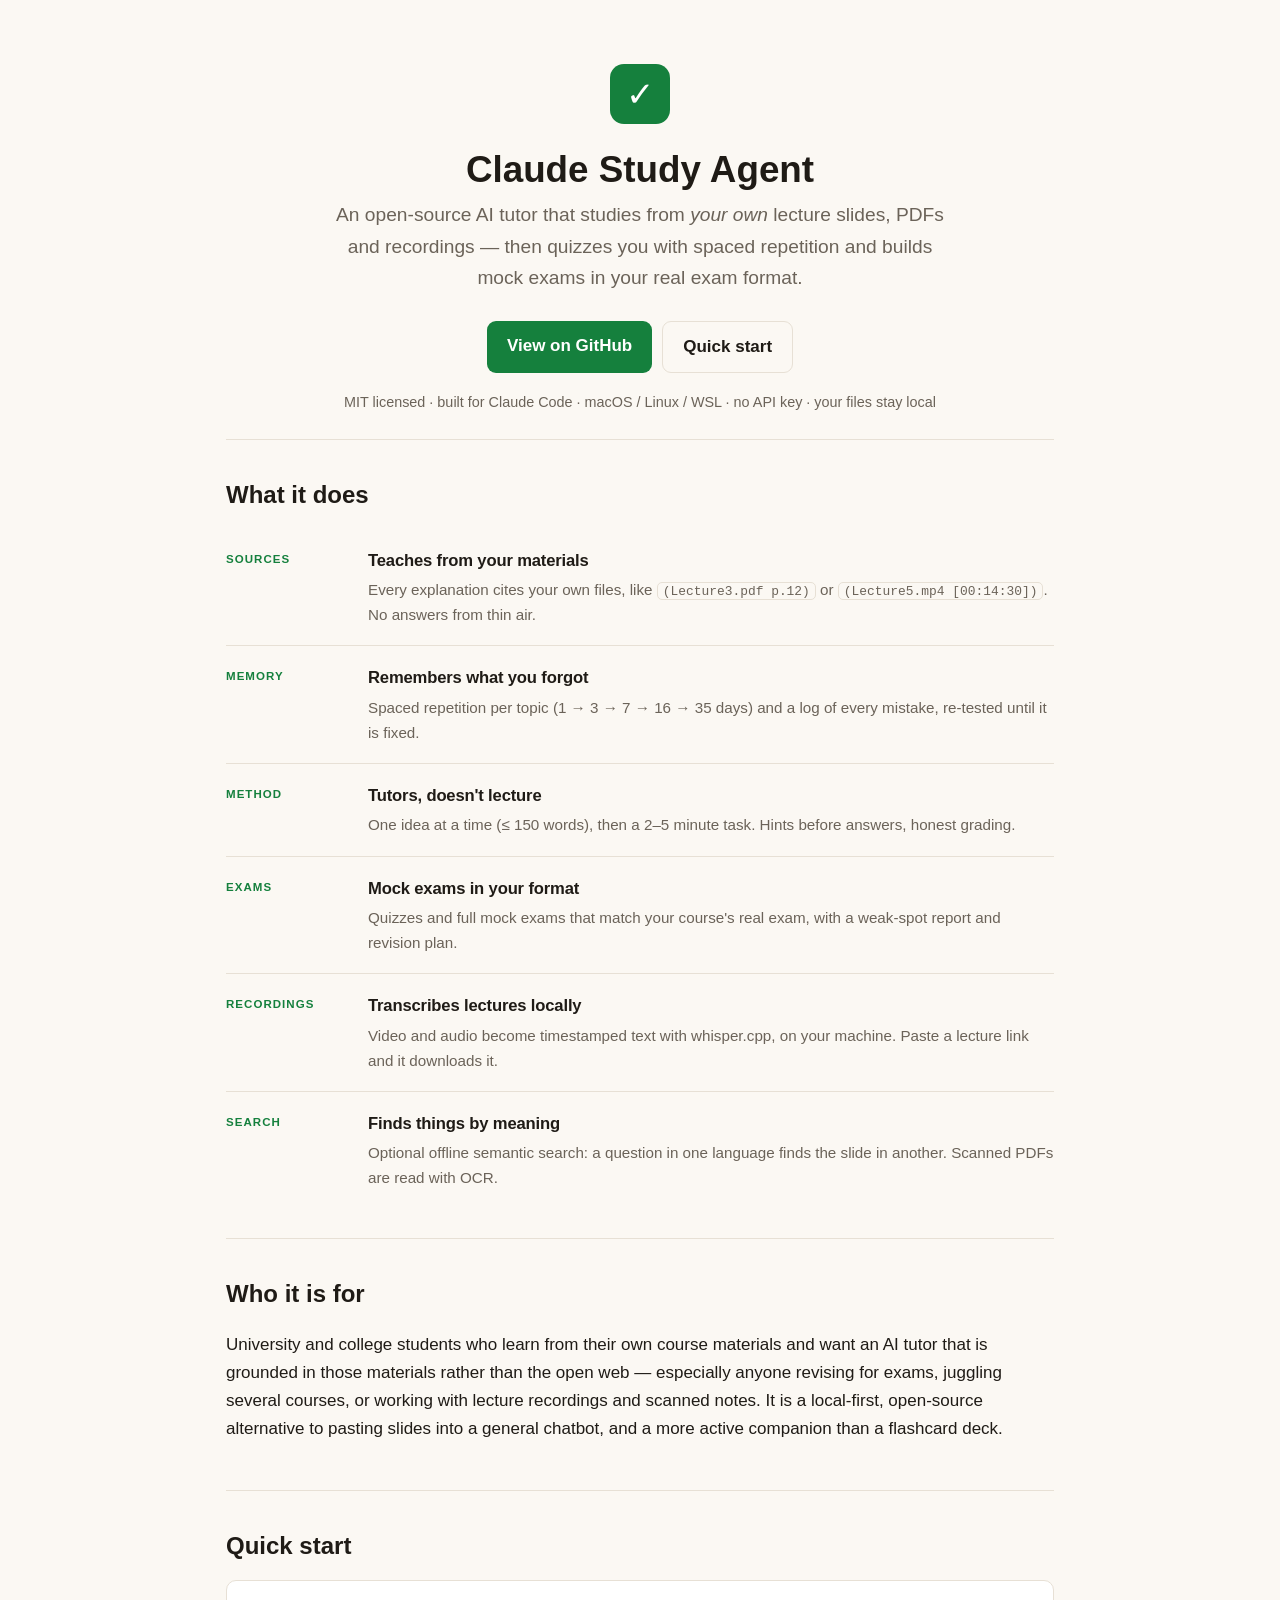
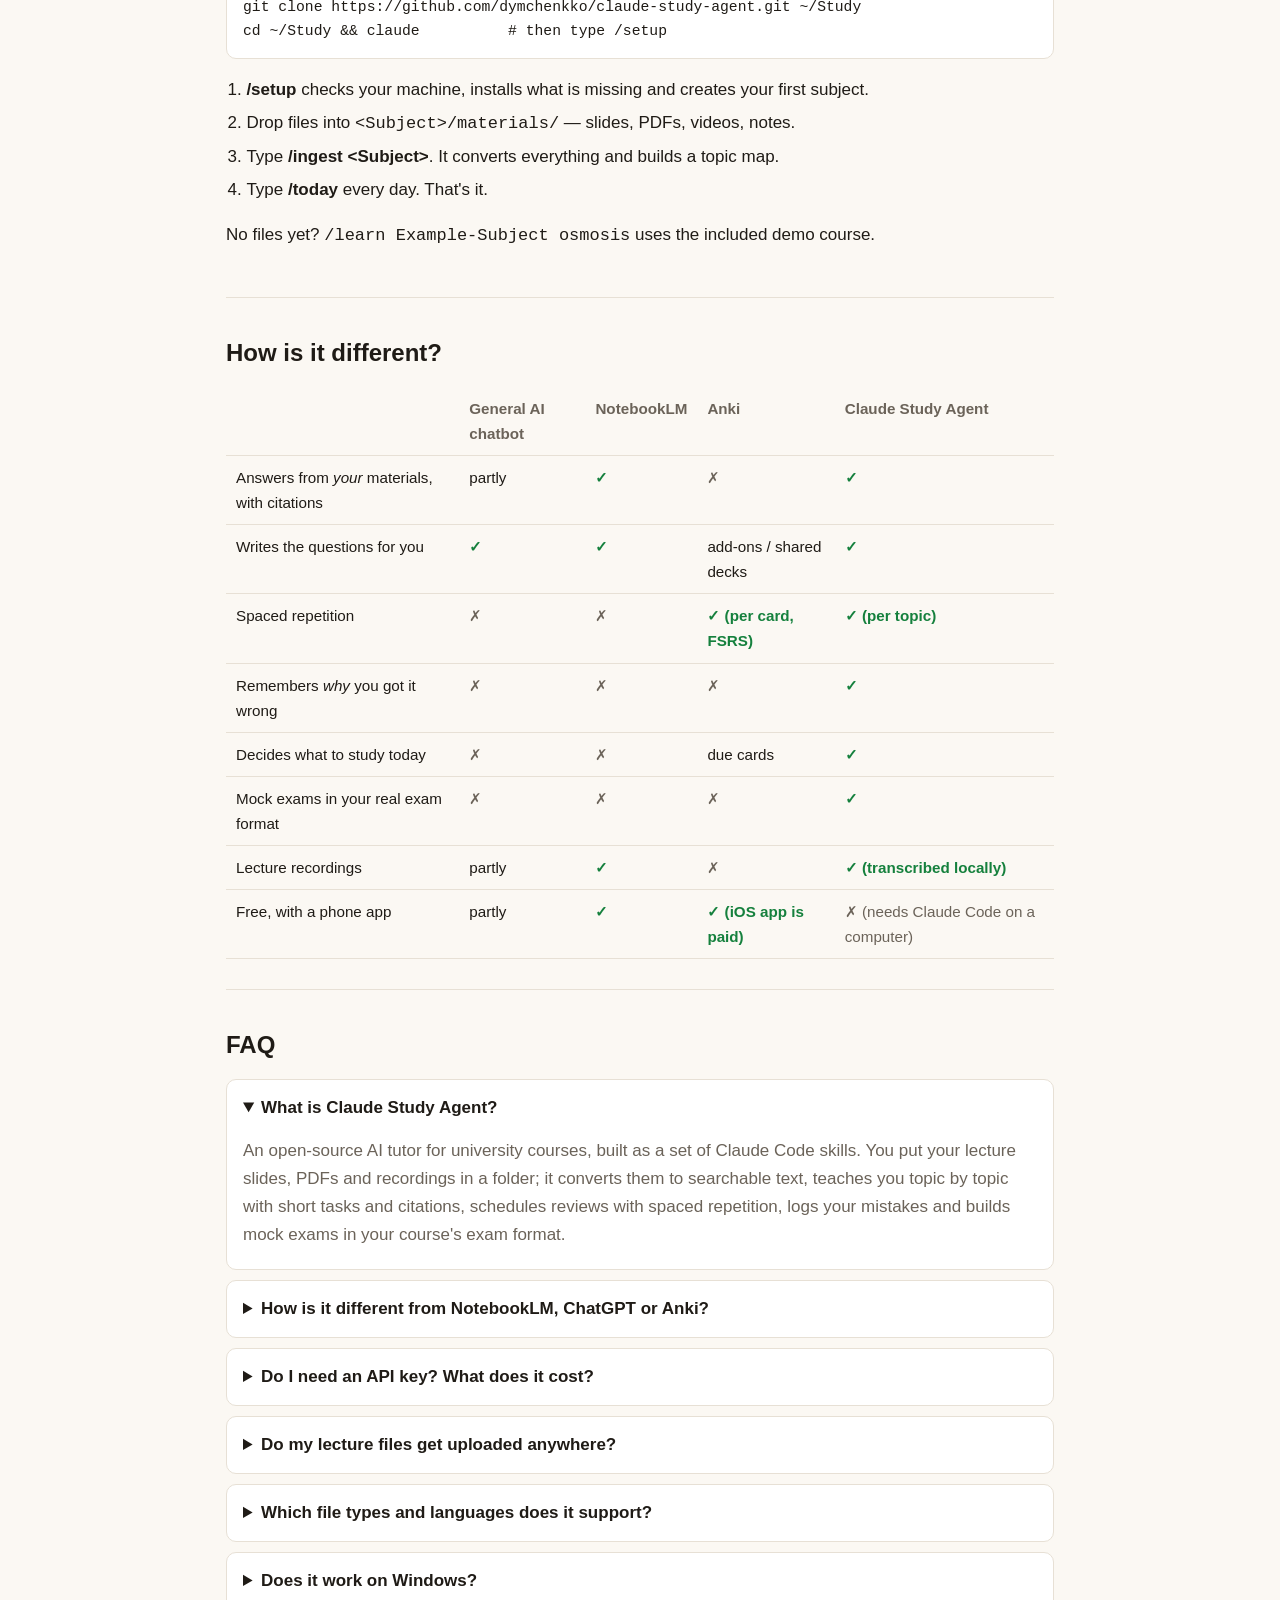
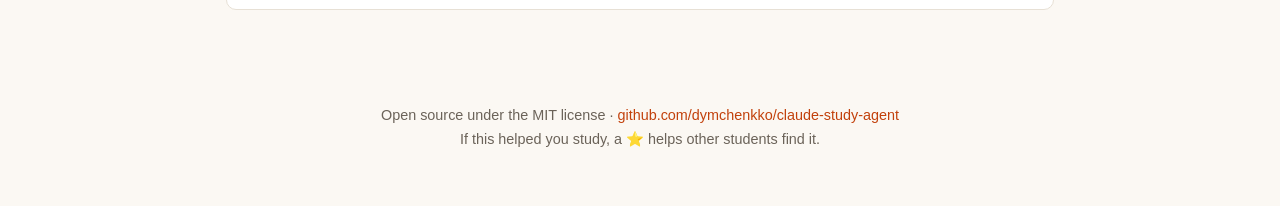
<file: docs/index.html>
<!doctype html>
<html lang="en">
<head>
<meta charset="utf-8">
<meta name="viewport" content="width=device-width, initial-scale=1">
<title>Claude Study Agent — AI tutor that studies from your own lecture PDFs</title>
<meta name="description" content="Open-source AI study tutor for university students, built on Claude Code. It learns from your own lecture slides, PDFs and recordings, teaches topic by topic with citations, quizzes you with spaced repetition, logs mistakes and builds mock exams in your real exam format. Runs locally, no API key.">
<link rel="canonical" href="https://dymchenkko.github.io/claude-study-agent/">
<meta name="keywords" content="AI study tutor, study from lecture PDFs, Claude Code, NotebookLM for exam revision, works with Anki, spaced repetition, mock exams, turn slides into flashcards, local RAG for students, semantic search PDF, lecture transcription, exam prep AI">
<meta name="author" content="dymchenkko">
<meta name="robots" content="index, follow">

<!-- Open Graph -->
<meta property="og:type" content="website">
<meta property="og:site_name" content="Claude Study Agent">
<meta property="og:title" content="Claude Study Agent — AI tutor that studies from your own lecture PDFs">
<meta property="og:description" content="Open-source AI study tutor built on Claude Code. Learns from your slides, PDFs and lecture recordings, teaches with citations, schedules spaced repetition, and builds mock exams in your real exam format. Local-first, no API key.">
<meta property="og:url" content="https://dymchenkko.github.io/claude-study-agent/">
<meta property="og:image" content="https://dymchenkko.github.io/claude-study-agent/assets/social-preview.png">
<meta property="og:image:width" content="1280">
<meta property="og:image:height" content="640">

<!-- Twitter -->
<meta name="twitter:card" content="summary_large_image">
<meta name="twitter:title" content="Claude Study Agent — AI tutor that studies from your own lecture PDFs">
<meta name="twitter:description" content="Open-source AI study tutor built on Claude Code. Teaches from your own materials with citations, spaced repetition and mock exams. Local-first, no API key.">
<meta name="twitter:image" content="https://dymchenkko.github.io/claude-study-agent/assets/social-preview.png">

<link rel="icon" href="data:image/svg+xml,%3Csvg xmlns='http://www.w3.org/2000/svg' viewBox='0 0 32 32'%3E%3Crect width='32' height='32' rx='7' fill='%2315803D'/%3E%3Ctext x='16' y='23' font-size='20' text-anchor='middle' fill='white' font-family='sans-serif'%3E%E2%9C%93%3C/text%3E%3C/svg%3E">

<!-- Structured data: the single strongest signal for AI search engines -->
<script type="application/ld+json">
{
  "@context": "https://schema.org",
  "@type": "SoftwareApplication",
  "name": "Claude Study Agent",
  "applicationCategory": "EducationalApplication",
  "operatingSystem": "macOS, Linux, Windows (WSL)",
  "description": "Open-source AI study tutor for university students, built on Claude Code. It learns from your own lecture slides, PDFs and recordings, teaches topic by topic with citations, quizzes you with spaced repetition, logs your mistakes and builds mock exams in your real exam format. Conversion, OCR, transcription and semantic search run locally.",
  "url": "https://dymchenkko.github.io/claude-study-agent/",
  "codeRepository": "https://github.com/dymchenkko/claude-study-agent",
  "license": "https://opensource.org/licenses/MIT",
  "offers": { "@type": "Offer", "price": "0", "priceCurrency": "USD" },
  "author": { "@type": "Person", "name": "dymchenkko" },
  "keywords": "AI study tutor, Claude Code, spaced repetition, mock exams, lecture PDFs, NotebookLM for exam revision, works with Anki, local-first, OCR, semantic search",
  "featureList": [
    "Teaches from your own course materials with page and timestamp citations",
    "Spaced repetition schedule per topic (1, 3, 7, 16, 35 days)",
    "Logs every mistake and re-tests it until fixed",
    "Mock exams in your course's real exam format",
    "Local lecture transcription with whisper.cpp",
    "Offline cross-language semantic search over your files"
  ]
}
</script>
<script type="application/ld+json">
{
  "@context": "https://schema.org",
  "@type": "FAQPage",
  "mainEntity": [
    {
      "@type": "Question",
      "name": "What is Claude Study Agent?",
      "acceptedAnswer": { "@type": "Answer", "text": "It is an open-source AI tutor for university courses, built as a set of Claude Code skills. You put your lecture slides, PDFs and recordings in a folder; it converts them to searchable text, teaches you topic by topic with short tasks and citations, schedules reviews with spaced repetition, logs your mistakes and builds mock exams in your course's exam format." }
    },
    {
      "@type": "Question",
      "name": "How is it different from NotebookLM, ChatGPT or Anki?",
      "acceptedAnswer": { "@type": "Answer", "text": "NotebookLM is great for asking questions about your sources and generating quizzes, but each session starts fresh: it doesn't keep a review schedule, remember which ideas you keep getting wrong, or decide what you should study today. Anki is the best tool for memorising facts card by card, but you write or import the cards yourself, and it can't explain a lecture or test whether you understood it. Claude Study Agent runs the whole loop from your own files: it teaches one idea at a time, grades you, logs why you got something wrong, schedules topic reviews and builds mock exams in your real exam format. It works well alongside Anki: use it to understand, Anki to memorise." }
    },
    {
      "@type": "Question",
      "name": "Do I need an API key and what does it cost?",
      "acceptedAnswer": { "@type": "Answer", "text": "No API key. It runs on your existing Claude Pro or Max subscription through Claude Code. Conversion, OCR, transcription and semantic search are free, open-source and run on your own machine." }
    },
    {
      "@type": "Question",
      "name": "Do my lecture files get uploaded anywhere?",
      "acceptedAnswer": { "@type": "Answer", "text": "Your files stay on your computer. Conversion, OCR, transcription and the search index all run locally. Only the passages the tutor reads while teaching are sent to Claude, like any Claude Code session." }
    },
    {
      "@type": "Question",
      "name": "Which file types and languages does it support?",
      "acceptedAnswer": { "@type": "Answer", "text": "PDF (including scanned PDFs via OCR), PPTX, DOCX, XLSX, Markdown and text, plus video and audio (MP4, MOV, MKV, WEBM, M4A, MP3, WAV) and lecture links. Materials can be in any language Claude reads, and semantic search works across languages." }
    }
  ]
}
</script>

<style>
  :root{
    --green:#15803D; --orange:#C2410C; --ink:#1F1B16; --muted:#6B6359;
    --cream:#FBF8F3; --card:#FFFFFF; --line:#E7E0D5;
  }
  :root:not([data-theme="light"]){}
  @media (prefers-color-scheme: dark){
    :root:not([data-theme="light"]){
      --ink:#F2ECE3; --muted:#B4AA9C; --cream:#17140F; --card:#211C16; --line:#352E25;
      --green:#4ADE80; --orange:#FB923C;
    }
  }
  :root[data-theme="dark"]{
    --ink:#F2ECE3; --muted:#B4AA9C; --cream:#17140F; --card:#211C16; --line:#352E25;
    --green:#4ADE80; --orange:#FB923C;
  }
  *{box-sizing:border-box}
  body{margin:0;background:var(--cream);color:var(--ink);
    font:17px/1.65 -apple-system,BlinkMacSystemFont,"Segoe UI",Roboto,Helvetica,Arial,sans-serif;
    -webkit-font-smoothing:antialiased}
  .wrap{max-width:860px;margin:0 auto;padding:0 16px}
  a{color:var(--orange);text-decoration:none}
  a:hover{text-decoration:underline}
  header{text-align:center;padding:64px 0 24px}
  .logo{width:60px;height:60px;border-radius:14px;background:var(--green);display:inline-flex;
    align-items:center;justify-content:center;color:#fff;font-size:34px;margin-bottom:18px}
  h1{font-size:2.3rem;line-height:1.15;margin:.2em 0}
  .tag{font-size:1.2rem;color:var(--muted);max-width:620px;margin:0 auto 1.4em}
  .cta{display:inline-flex;gap:10px;flex-wrap:wrap;justify-content:center}
  .btn{display:inline-block;padding:11px 20px;border-radius:9px;font-weight:600}
  .btn-primary{background:var(--green);color:#fff}
  .btn-ghost{border:1px solid var(--line);color:var(--ink)}
  .badges{margin-top:18px;color:var(--muted);font-size:.9rem}
  section{padding:30px 0;border-top:1px solid var(--line)}
  h2{font-size:1.5rem;margin:.2em 0 .6em}
  .features{display:flex;flex-direction:column}
  .feature{display:grid;grid-template-columns:118px 1fr;gap:24px;padding:18px 0;border-top:1px solid var(--line)}
  .feature:first-child{border-top:0}
  .feature .cat{font-size:.72rem;font-weight:700;letter-spacing:.09em;text-transform:uppercase;color:var(--green);padding-top:3px}
  .feature h3{margin:0 0 3px;font-size:1.04rem;letter-spacing:-.01em}
  .feature p{margin:0;color:var(--muted);font-size:.95rem}
  .feature code{border:1px solid var(--line);border-radius:5px;padding:.5px 5px;font-size:.85em}
  @media(max-width:620px){.feature{grid-template-columns:1fr;gap:5px}.feature .cat{padding-top:0}h1{font-size:1.9rem}}
  pre{background:var(--card);border:1px solid var(--line);border-radius:10px;padding:14px 16px;
    overflow:auto;font-size:.92rem}
  code{font-family:ui-monospace,SFMono-Regular,Menlo,monospace}
  table{width:100%;border-collapse:collapse;font-size:.95rem}
  th,td{padding:9px 10px;border-bottom:1px solid var(--line);text-align:left;vertical-align:top}
  th{color:var(--muted);font-weight:600}
  .yes{color:var(--green);font-weight:700}
  .no{color:var(--muted)}
  details{background:var(--card);border:1px solid var(--line);border-radius:10px;padding:2px 16px;margin:10px 0}
  summary{cursor:pointer;font-weight:600;padding:12px 0}
  details p{color:var(--muted);margin:.2em 0 1em}
  footer{text-align:center;color:var(--muted);font-size:.9rem;padding:40px 0}
  ol{padding-left:1.2em} ol li{margin:.3em 0}
</style>
</head>
<body>
<div class="wrap">

<header>
  <div class="logo">✓</div>
  <h1>Claude Study Agent</h1>
  <p class="tag">An open-source AI tutor that studies from <i>your own</i> lecture slides, PDFs and recordings — then quizzes you with spaced repetition and builds mock exams in your real exam format.</p>
  <div class="cta">
    <a class="btn btn-primary" href="https://github.com/dymchenkko/claude-study-agent">View on GitHub</a>
    <a class="btn btn-ghost" href="#quick-start">Quick start</a>
  </div>
  <div class="badges">MIT licensed · built for Claude Code · macOS / Linux / WSL · no API key · your files stay local</div>
</header>

<section id="what">
  <h2>What it does</h2>
  <div class="features">
    <div class="feature"><div class="cat">Sources</div><div><h3>Teaches from your materials</h3><p>Every explanation cites your own files, like <code>(Lecture3.pdf p.12)</code> or <code>(Lecture5.mp4 [00:14:30])</code>. No answers from thin air.</p></div></div>
    <div class="feature"><div class="cat">Memory</div><div><h3>Remembers what you forgot</h3><p>Spaced repetition per topic (1 → 3 → 7 → 16 → 35 days) and a log of every mistake, re-tested until it is fixed.</p></div></div>
    <div class="feature"><div class="cat">Method</div><div><h3>Tutors, doesn't lecture</h3><p>One idea at a time (≤ 150 words), then a 2–5 minute task. Hints before answers, honest grading.</p></div></div>
    <div class="feature"><div class="cat">Exams</div><div><h3>Mock exams in your format</h3><p>Quizzes and full mock exams that match your course's real exam, with a weak-spot report and revision plan.</p></div></div>
    <div class="feature"><div class="cat">Recordings</div><div><h3>Transcribes lectures locally</h3><p>Video and audio become timestamped text with whisper.cpp, on your machine. Paste a lecture link and it downloads it.</p></div></div>
    <div class="feature"><div class="cat">Search</div><div><h3>Finds things by meaning</h3><p>Optional offline semantic search: a question in one language finds the slide in another. Scanned PDFs are read with OCR.</p></div></div>
  </div>
</section>

<section id="who">
  <h2>Who it is for</h2>
  <p>University and college students who learn from their own course materials and want an AI tutor that is grounded in those materials rather than the open web — especially anyone revising for exams, juggling several courses, or working with lecture recordings and scanned notes. It is a local-first, open-source alternative to pasting slides into a general chatbot, and a more active companion than a flashcard deck.</p>
</section>

<section id="quick-start">
  <h2>Quick start</h2>
  <pre><code>git clone https://github.com/dymchenkko/claude-study-agent.git ~/Study
cd ~/Study &amp;&amp; claude          # then type /setup</code></pre>
  <ol>
    <li><b>/setup</b> checks your machine, installs what is missing and creates your first subject.</li>
    <li>Drop files into <code>&lt;Subject&gt;/materials/</code> — slides, PDFs, videos, notes.</li>
    <li>Type <b>/ingest &lt;Subject&gt;</b>. It converts everything and builds a topic map.</li>
    <li>Type <b>/today</b> every day. That's it.</li>
  </ol>
  <p>No files yet? <code>/learn Example-Subject osmosis</code> uses the included demo course.</p>
</section>

<section id="different">
  <h2>How is it different?</h2>
  <table>
    <tr><th></th><th>General AI chatbot</th><th>NotebookLM</th><th>Anki</th><th>Claude Study Agent</th></tr>
    <tr><td>Answers from <i>your</i> materials, with citations</td><td>partly</td><td class="yes">✓</td><td class="no">✗</td><td class="yes">✓</td></tr>
    <tr><td>Writes the questions for you</td><td class="yes">✓</td><td class="yes">✓</td><td>add-ons / shared decks</td><td class="yes">✓</td></tr>
    <tr><td>Spaced repetition</td><td class="no">✗</td><td class="no">✗</td><td class="yes">✓ (per card, FSRS)</td><td class="yes">✓ (per topic)</td></tr>
    <tr><td>Remembers <i>why</i> you got it wrong</td><td class="no">✗</td><td class="no">✗</td><td class="no">✗</td><td class="yes">✓</td></tr>
    <tr><td>Decides what to study today</td><td class="no">✗</td><td class="no">✗</td><td>due cards</td><td class="yes">✓</td></tr>
    <tr><td>Mock exams in your real exam format</td><td class="no">✗</td><td class="no">✗</td><td class="no">✗</td><td class="yes">✓</td></tr>
    <tr><td>Lecture recordings</td><td>partly</td><td class="yes">✓</td><td class="no">✗</td><td class="yes">✓ (transcribed locally)</td></tr>
    <tr><td>Free, with a phone app</td><td>partly</td><td class="yes">✓</td><td class="yes">✓ (iOS app is paid)</td><td class="no">✗ (needs Claude Code on a computer)</td></tr>
  </table>
</section>

<section id="faq">
  <h2>FAQ</h2>
  <details open><summary>What is Claude Study Agent?</summary><p>An open-source AI tutor for university courses, built as a set of Claude Code skills. You put your lecture slides, PDFs and recordings in a folder; it converts them to searchable text, teaches you topic by topic with short tasks and citations, schedules reviews with spaced repetition, logs your mistakes and builds mock exams in your course's exam format.</p></details>
  <details><summary>How is it different from NotebookLM, ChatGPT or Anki?</summary><p>NotebookLM is great for asking questions about your sources and generating quizzes, but each session starts fresh: it doesn't keep a review schedule, remember which ideas you keep getting wrong, or decide what you should study today. Anki is the best tool for memorising facts card by card, but you write or import the cards yourself, and it can't explain a lecture or test whether you understood it. Claude Study Agent runs the whole loop from your own files: it teaches one idea at a time, grades you, logs why you got something wrong, schedules topic reviews and builds mock exams in your real exam format. It works well alongside Anki: use it to understand, Anki to memorise.</p></details>
  <details><summary>Do I need an API key? What does it cost?</summary><p>No API key. It runs on your existing Claude Pro or Max subscription through Claude Code. Conversion, OCR, transcription and semantic search are free, open-source and run on your own machine.</p></details>
  <details><summary>Do my lecture files get uploaded anywhere?</summary><p>Your files stay on your computer. Conversion, OCR, transcription and the search index all run locally. Only the passages the tutor reads while teaching are sent to Claude, like any Claude Code session.</p></details>
  <details><summary>Which file types and languages does it support?</summary><p>PDF (including scanned PDFs via OCR), PPTX, DOCX, XLSX, Markdown and text, plus video and audio (MP4, MOV, MKV, WEBM, M4A, MP3, WAV) and lecture links. Materials can be in any language Claude reads, and semantic search works across languages.</p></details>
  <details><summary>Does it work on Windows?</summary><p>Yes, through WSL (Windows Subsystem for Linux). Native Windows is not supported.</p></details>
</section>

<footer>
  <p>Open source under the MIT license · <a href="https://github.com/dymchenkko/claude-study-agent">github.com/dymchenkko/claude-study-agent</a><br>
  If this helped you study, a ⭐ helps other students find it.</p>
</footer>

</div>
</body>
</html>
</file>
